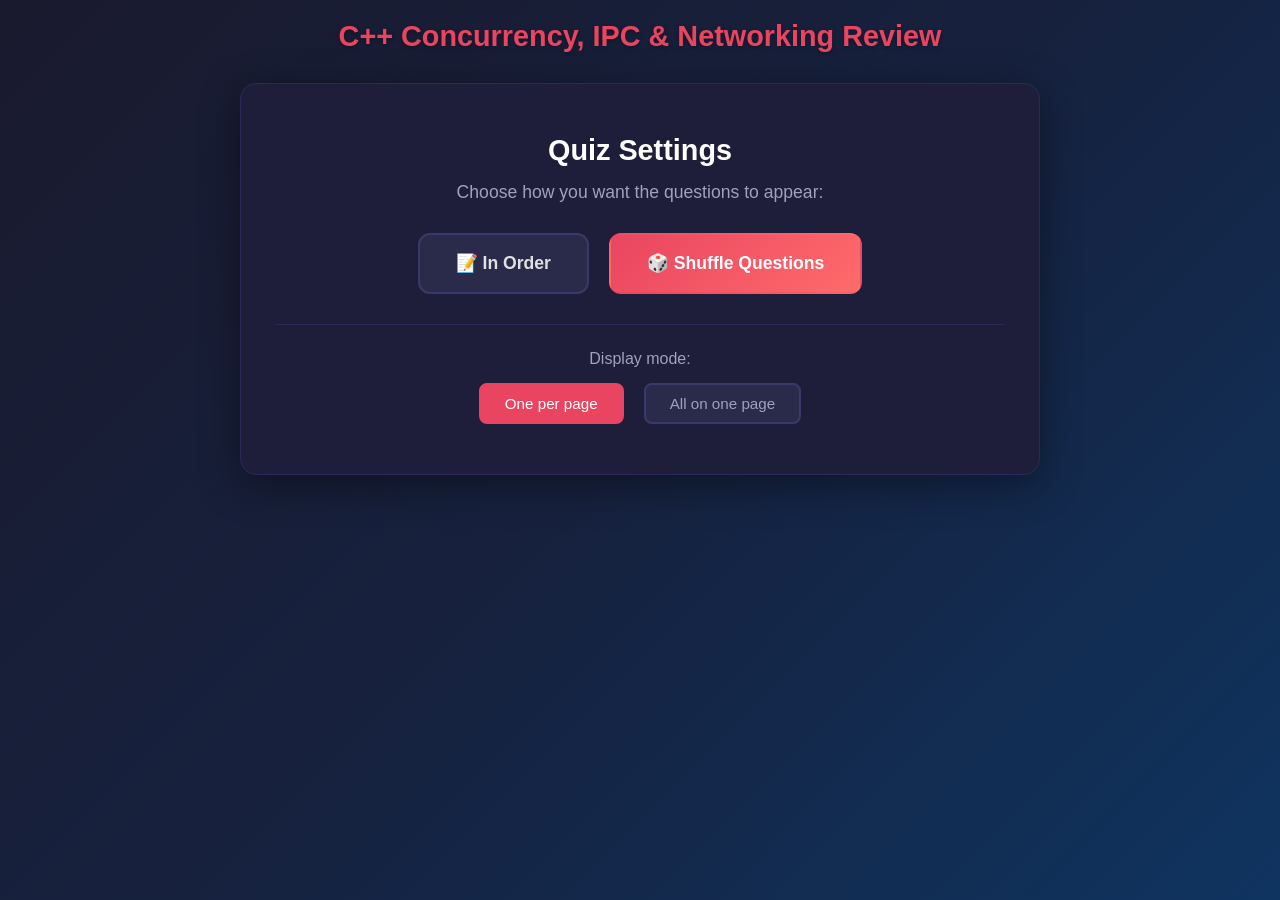
<file: parallel/index.html>
<!DOCTYPE html>
<html lang="en">
<head>
    <meta charset="UTF-8">
    <meta name="viewport" content="width=device-width, initial-scale=1.0">
    <title>C++ Concurrency, IPC & Networking Quiz</title>
    <link rel="stylesheet" href="styles.css">
</head>
<body>
    <div class="container">
        <header>
            <h1>C++ Concurrency, IPC &amp; Networking Review</h1>
        </header>

        <div id="startScreen">
            <div class="start-card">
                <h2>Quiz Settings</h2>
                <p>Choose how you want the questions to appear:</p>
                <div class="start-options">
                    <button class="start-btn" onclick="startQuiz(false)">&#128221; In Order</button>
                    <button class="start-btn shuffle" onclick="startQuiz(true)">&#127922; Shuffle Questions</button>
                </div>
                <div class="mode-section">
                    <p>Display mode:</p>
                    <div class="start-options">
                        <button class="mode-btn active" id="modeOneBtn" onclick="setMode('one')">One per page</button>
                        <button class="mode-btn" id="modeAllBtn" onclick="setMode('all')">All on one page</button>
                    </div>
                </div>
            </div>
        </div>

        <div id="quizContainer" class="hidden">
            <div class="progress-bar">
                <div class="progress-fill" id="progressFill"></div>
            </div>
            <p class="progress-text" id="progressText">Question 1 of 35</p>
            <div class="question-card" id="questionCard">
                <h2 class="question-number" id="questionNumber">Question 1</h2>
                <p class="question-text" id="questionText"></p>
                <div class="options" id="optionsContainer"></div>
                <div class="feedback" id="feedback"></div>
                <div class="explanation" id="explanation"></div>
            </div>
            <div class="nav-buttons">
                <button id="prevBtn" onclick="prevQuestion()" disabled>&#8592; Previous</button>
                <button id="nextBtn" onclick="nextQuestion()" disabled>Next &#8594;</button>
            </div>
        </div>

        <div id="allQuestionsContainer" class="hidden">
            <div class="all-questions-header">
                <p class="all-progress-text" id="allProgressText">0 of 0 answered</p>
                <button class="submit-all-btn" id="submitAllBtn" onclick="submitAll()" disabled>Submit All &amp; See Results</button>
            </div>
            <div id="allQuestionsList"></div>
        </div>

        <div id="resultsContainer" class="hidden">
            <div class="results-card">
                <h2>Quiz Complete!</h2>
                <div class="score" id="scoreDisplay"></div>
                <p class="score-message" id="scoreMessage"></p>
                <button class="restart-btn" onclick="restartQuiz()">Restart Quiz</button>
            </div>
            <div class="summary-section">
                <h3>Question Summary</h3>
                <div id="summaryList"></div>
            </div>
        </div>
    </div>

    <script src="script.js"></script>
</body>
</html>
</file>
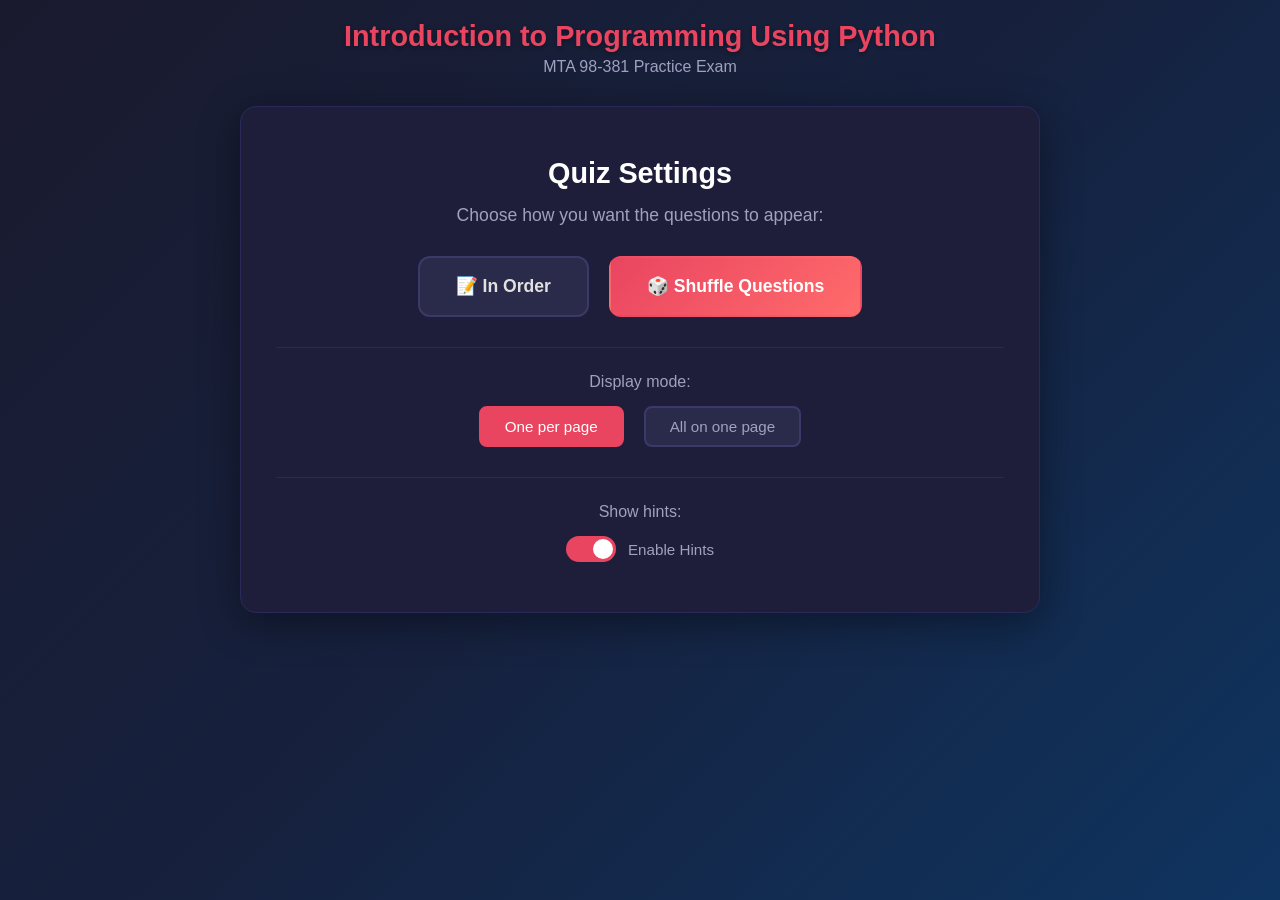
<file: python-certification/index.html>
<!DOCTYPE html>
<html lang="en">
<head>
    <meta charset="UTF-8">
    <meta name="viewport" content="width=device-width, initial-scale=1.0">
    <title>Python Certification Quiz - MTA 98-381</title>
    <link rel="stylesheet" href="styles.css">
</head>
<body>
    <div class="container">
        <header>
            <h1>Introduction to Programming Using Python</h1>
            <p class="subtitle">MTA 98-381 Practice Exam</p>
        </header>

        <div id="startScreen">
            <div class="start-card">
                <h2>Quiz Settings</h2>
                <p>Choose how you want the questions to appear:</p>
                <div class="start-options">
                    <button class="start-btn" onclick="startQuiz(false)">&#128221; In Order</button>
                    <button class="start-btn shuffle" onclick="startQuiz(true)">&#127922; Shuffle Questions</button>
                </div>
                <div class="mode-section">
                    <p>Display mode:</p>
                    <div class="start-options">
                        <button class="mode-btn active" id="modeOneBtn" onclick="setMode('one')">One per page</button>
                        <button class="mode-btn" id="modeAllBtn" onclick="setMode('all')">All on one page</button>
                    </div>
                </div>
                <div class="mode-section">
                    <p>Show hints:</p>
                    <div class="start-options">
                        <label class="toggle-label">
                            <input type="checkbox" id="hintToggle" checked>
                            <span class="toggle-slider"></span>
                            <span class="toggle-text">Enable Hints</span>
                        </label>
                    </div>
                </div>
            </div>
        </div>

        <div id="quizContainer" class="hidden">
            <div class="progress-bar">
                <div class="progress-fill" id="progressFill"></div>
            </div>
            <p class="progress-text" id="progressText">Question 1 of 40</p>
            <div class="question-card" id="questionCard">
                <h2 class="question-number" id="questionNumber">Question 1</h2>
                <p class="question-text" id="questionText"></p>
                <div class="code-block" id="codeBlock"></div>
                <div class="options" id="optionsContainer"></div>
                <div class="feedback" id="feedback"></div>
                <div class="explanation" id="explanation"></div>
            </div>
            <div class="nav-buttons">
                <button id="prevBtn" onclick="prevQuestion()" disabled>&#8592; Previous</button>
                <button id="nextBtn" onclick="nextQuestion()" disabled>Next &#8594;</button>
            </div>
        </div>

        <div id="allQuestionsContainer" class="hidden">
            <div class="all-questions-header">
                <p class="all-progress-text" id="allProgressText">0 of 0 answered</p>
                <button class="submit-all-btn" id="submitAllBtn" onclick="submitAll()" disabled>Submit All &amp; See Results</button>
            </div>
            <div id="allQuestionsList"></div>
        </div>

        <div id="resultsContainer" class="hidden">
            <div class="results-card">
                <h2>Quiz Complete!</h2>
                <div class="score" id="scoreDisplay"></div>
                <p class="score-message" id="scoreMessage"></p>
                <button class="restart-btn" onclick="restartQuiz()">Restart Quiz</button>
            </div>
            <div class="summary-section">
                <h3>Question Summary</h3>
                <div id="summaryList"></div>
            </div>
        </div>
    </div>

    <script src="script.js"></script>
</body>
</html>
</file>
<file: parallel/styles.css>
* {
    margin: 0;
    padding: 0;
    box-sizing: border-box;
}

body {
    font-family: 'Segoe UI', Tahoma, Geneva, Verdana, sans-serif;
    background: linear-gradient(135deg, #1a1a2e 0%, #16213e 50%, #0f3460 100%);
    min-height: 100vh;
    padding: 20px;
    color: #e0e0e0;
}

.container {
    max-width: 800px;
    margin: 0 auto;
}

header {
    text-align: center;
    margin-bottom: 30px;
}

header h1 {
    font-size: 1.8rem;
    color: #e94560;
    margin-bottom: 20px;
    text-shadow: 0 2px 4px rgba(0, 0, 0, 0.3);
}

.progress-bar {
    width: 100%;
    height: 10px;
    background: #2a2a4a;
    border-radius: 5px;
    overflow: hidden;
    margin-bottom: 10px;
}

.progress-fill {
    height: 100%;
    background: linear-gradient(90deg, #e94560, #ff6b6b);
    border-radius: 5px;
    transition: width 0.4s ease;
    width: 0%;
}

.progress-text {
    font-size: 0.9rem;
    color: #a0a0c0;
}

.question-card {
    background: #1e1e3a;
    border-radius: 16px;
    padding: 35px;
    box-shadow: 0 10px 40px rgba(0, 0, 0, 0.4);
    border: 1px solid #2a2a5a;
}

.question-number {
    font-size: 0.9rem;
    color: #e94560;
    text-transform: uppercase;
    letter-spacing: 2px;
    margin-bottom: 15px;
}

.question-text {
    font-size: 1.2rem;
    line-height: 1.6;
    margin-bottom: 25px;
    color: #ffffff;
}

.options {
    display: flex;
    flex-direction: column;
    gap: 12px;
}

.option-btn {
    display: block;
    width: 100%;
    padding: 16px 20px;
    background: #2a2a4a;
    border: 2px solid #3a3a6a;
    border-radius: 10px;
    color: #e0e0e0;
    font-size: 1rem;
    text-align: left;
    cursor: pointer;
    transition: all 0.3s ease;
}

.option-btn:hover:not(.disabled) {
    background: #3a3a6a;
    border-color: #e94560;
    transform: translateX(5px);
}

.option-btn.correct {
    background: #1b5e20;
    border-color: #4caf50;
    color: #ffffff;
}

.option-btn.incorrect {
    background: #b71c1c;
    border-color: #f44336;
    color: #ffffff;
}

.option-btn.disabled {
    cursor: not-allowed;
    opacity: 0.7;
}

.option-btn.show-correct {
    background: #1b5e20;
    border-color: #4caf50;
    color: #ffffff;
    opacity: 1;
}

.option-btn.selected {
    background: #3a3a6a;
    border-color: #e94560;
    box-shadow: 0 0 8px rgba(233, 69, 96, 0.3);
}

.multi-hint {
    text-align: center;
    color: #e94560;
    font-size: 0.9rem;
    margin-bottom: 10px;
    font-style: italic;
}

.feedback {
    margin-top: 20px;
    padding: 15px;
    border-radius: 10px;
    font-weight: 600;
    display: none;
}

.feedback.correct {
    display: block;
    background: rgba(76, 175, 80, 0.15);
    border: 1px solid #4caf50;
    color: #4caf50;
}

.feedback.incorrect {
    display: block;
    background: rgba(244, 67, 54, 0.15);
    border: 1px solid #f44336;
    color: #f44336;
}

.explanation {
    display: none;
    margin-top: 12px;
    padding: 15px;
    border-radius: 10px;
    background: rgba(100, 150, 255, 0.1);
    border: 1px solid #5a7abf;
    color: #a0c0ff;
    font-size: 0.95rem;
    line-height: 1.5;
}

.nav-buttons {
    display: flex;
    justify-content: space-between;
    margin-top: 20px;
}

.nav-buttons button {
    padding: 12px 28px;
    border: none;
    border-radius: 8px;
    font-size: 1rem;
    font-weight: 600;
    cursor: pointer;
    transition: all 0.3s ease;
}

#prevBtn {
    background: #2a2a4a;
    color: #a0a0c0;
    border: 1px solid #3a3a6a;
}

#prevBtn:hover:not(:disabled) {
    background: #3a3a6a;
}

#nextBtn {
    background: linear-gradient(135deg, #e94560, #ff6b6b);
    color: #ffffff;
}

#nextBtn:hover:not(:disabled) {
    transform: translateY(-2px);
    box-shadow: 0 5px 15px rgba(233, 69, 96, 0.4);
}

.nav-buttons button:disabled {
    opacity: 0.4;
    cursor: not-allowed;
}

.hidden {
    display: none;
}

.start-card {
    background: #1e1e3a;
    border-radius: 16px;
    padding: 50px 35px;
    box-shadow: 0 10px 40px rgba(0, 0, 0, 0.4);
    border: 1px solid #2a2a5a;
    text-align: center;
}

.start-card h2 {
    font-size: 1.8rem;
    color: #ffffff;
    margin-bottom: 15px;
}

.start-card p {
    font-size: 1.1rem;
    color: #a0a0c0;
    margin-bottom: 30px;
}

.start-options {
    display: flex;
    gap: 20px;
    justify-content: center;
    flex-wrap: wrap;
}

.start-btn {
    padding: 18px 36px;
    border: 2px solid #3a3a6a;
    border-radius: 12px;
    background: #2a2a4a;
    color: #e0e0e0;
    font-size: 1.1rem;
    font-weight: 600;
    cursor: pointer;
    transition: all 0.3s ease;
}

.start-btn:hover {
    border-color: #e94560;
    transform: translateY(-3px);
    box-shadow: 0 5px 20px rgba(233, 69, 96, 0.3);
}

.start-btn.shuffle {
    background: linear-gradient(135deg, #e94560, #ff6b6b);
    border-color: transparent;
    color: #ffffff;
}

.start-btn.shuffle:hover {
    box-shadow: 0 5px 25px rgba(233, 69, 96, 0.5);
}

.mode-section {
    margin-top: 30px;
    border-top: 1px solid #2a2a5a;
    padding-top: 25px;
}

.mode-section p {
    font-size: 1rem;
    color: #a0a0c0;
    margin-bottom: 15px;
}

.mode-btn {
    padding: 10px 24px;
    border: 2px solid #3a3a6a;
    border-radius: 8px;
    background: #2a2a4a;
    color: #a0a0c0;
    font-size: 0.95rem;
    cursor: pointer;
    transition: all 0.3s ease;
}

.mode-btn:hover {
    border-color: #e94560;
}

.mode-btn.active {
    background: #e94560;
    border-color: #e94560;
    color: #ffffff;
}

.all-questions-header {
    display: flex;
    justify-content: space-between;
    align-items: center;
    margin-bottom: 20px;
    flex-wrap: wrap;
    gap: 10px;
}

.all-progress-text {
    color: #a0a0c0;
    font-size: 1rem;
}

.submit-all-btn {
    padding: 12px 28px;
    background: linear-gradient(135deg, #e94560, #ff6b6b);
    color: #ffffff;
    border: none;
    border-radius: 8px;
    font-size: 1rem;
    font-weight: 600;
    cursor: pointer;
    transition: all 0.3s ease;
}

.submit-all-btn:hover:not(:disabled) {
    transform: translateY(-2px);
    box-shadow: 0 5px 15px rgba(233, 69, 96, 0.4);
}

.submit-all-btn:disabled {
    opacity: 0.4;
    cursor: not-allowed;
}

.all-question-card {
    background: #1e1e3a;
    border-radius: 12px;
    padding: 25px;
    margin-bottom: 16px;
    border: 1px solid #2a2a5a;
    transition: border-color 0.3s ease;
}

.all-question-card.answered-correct {
    border-color: #4caf50;
}

.all-question-card.answered-incorrect {
    border-color: #f44336;
}

.all-question-card .question-number {
    font-size: 0.8rem;
    color: #e94560;
    text-transform: uppercase;
    letter-spacing: 2px;
    margin-bottom: 10px;
}

.all-question-card .question-text {
    font-size: 1.05rem;
    color: #ffffff;
    margin-bottom: 15px;
    line-height: 1.5;
}

.all-question-card .options {
    display: flex;
    flex-direction: column;
    gap: 8px;
}

.all-question-card .feedback {
    margin-top: 12px;
    padding: 10px;
    border-radius: 8px;
    font-weight: 600;
    font-size: 0.9rem;
    display: none;
}

.all-question-card .explanation {
    display: none;
    margin-top: 8px;
    padding: 10px;
    border-radius: 8px;
    background: rgba(100, 150, 255, 0.1);
    border: 1px solid #5a7abf;
    color: #a0c0ff;
    font-size: 0.85rem;
    line-height: 1.4;
}

.results-card {
    background: #1e1e3a;
    border-radius: 16px;
    padding: 50px 35px;
    box-shadow: 0 10px 40px rgba(0, 0, 0, 0.4);
    border: 1px solid #2a2a5a;
    text-align: center;
}

.results-card h2 {
    font-size: 2rem;
    color: #e94560;
    margin-bottom: 20px;
}

.score {
    font-size: 3.5rem;
    font-weight: 800;
    margin: 20px 0;
    color: #ffffff;
}

.score-message {
    font-size: 1.2rem;
    color: #a0a0c0;
    margin-bottom: 30px;
}

.restart-btn {
    padding: 14px 40px;
    background: linear-gradient(135deg, #e94560, #ff6b6b);
    color: #ffffff;
    border: none;
    border-radius: 10px;
    font-size: 1.1rem;
    font-weight: 600;
    cursor: pointer;
    transition: all 0.3s ease;
}

.restart-btn:hover {
    transform: translateY(-2px);
    box-shadow: 0 5px 20px rgba(233, 69, 96, 0.5);
}

.summary-section {
    margin-top: 30px;
    background: #1e1e3a;
    border-radius: 16px;
    padding: 35px;
    box-shadow: 0 10px 40px rgba(0, 0, 0, 0.4);
    border: 1px solid #2a2a5a;
}

.summary-section h3 {
    font-size: 1.4rem;
    color: #ffffff;
    margin-bottom: 20px;
    text-align: center;
}

.summary-item {
    padding: 16px;
    margin-bottom: 12px;
    border-radius: 10px;
    border-left: 4px solid;
}

.summary-item.correct {
    background: rgba(76, 175, 80, 0.08);
    border-left-color: #4caf50;
}

.summary-item.incorrect {
    background: rgba(244, 67, 54, 0.08);
    border-left-color: #f44336;
}

.summary-item .summary-status {
    font-weight: 700;
    font-size: 0.85rem;
    text-transform: uppercase;
    letter-spacing: 1px;
    margin-bottom: 6px;
}

.summary-item.correct .summary-status {
    color: #4caf50;
}

.summary-item.incorrect .summary-status {
    color: #f44336;
}

.summary-item .summary-question {
    font-size: 0.95rem;
    color: #e0e0e0;
    margin-bottom: 8px;
    line-height: 1.4;
}

.summary-item .summary-answer {
    font-size: 0.85rem;
    color: #a0a0c0;
    line-height: 1.4;
}

.summary-item .summary-answer span {
    color: #4caf50;
    font-weight: 600;
}

.summary-filter {
    display: flex;
    justify-content: center;
    gap: 10px;
    margin-bottom: 20px;
    flex-wrap: wrap;
}

.filter-btn {
    padding: 8px 18px;
    border-radius: 20px;
    border: 1px solid #3a3a6a;
    background: #2a2a4a;
    color: #a0a0c0;
    font-size: 0.85rem;
    cursor: pointer;
    transition: all 0.3s ease;
}

.filter-btn:hover {
    border-color: #e94560;
}

.filter-btn.active {
    background: #e94560;
    border-color: #e94560;
    color: #ffffff;
}

@media (max-width: 600px) {
    header h1 {
        font-size: 1.3rem;
    }

    .question-card {
        padding: 20px;
    }

    .question-text {
        font-size: 1rem;
    }

    .option-btn {
        padding: 12px 16px;
        font-size: 0.9rem;
    }

    .score {
        font-size: 2.5rem;
    }
}
</file>
<file: python-certification/styles.css>
* {
    margin: 0;
    padding: 0;
    box-sizing: border-box;
}

body {
    font-family: 'Segoe UI', Tahoma, Geneva, Verdana, sans-serif;
    background: linear-gradient(135deg, #1a1a2e 0%, #16213e 50%, #0f3460 100%);
    min-height: 100vh;
    padding: 20px;
    color: #e0e0e0;
}

.container {
    max-width: 800px;
    margin: 0 auto;
}

header {
    text-align: center;
    margin-bottom: 30px;
}

header h1 {
    font-size: 1.8rem;
    color: #e94560;
    margin-bottom: 5px;
    text-shadow: 0 2px 4px rgba(0, 0, 0, 0.3);
}

.subtitle {
    font-size: 1rem;
    color: #a0a0c0;
}

.progress-bar {
    width: 100%;
    height: 10px;
    background: #2a2a4a;
    border-radius: 5px;
    overflow: hidden;
    margin-bottom: 10px;
}

.progress-fill {
    height: 100%;
    background: linear-gradient(90deg, #e94560, #ff6b6b);
    border-radius: 5px;
    transition: width 0.4s ease;
    width: 0%;
}

.progress-text {
    font-size: 0.9rem;
    color: #a0a0c0;
}

.question-card {
    background: #1e1e3a;
    border-radius: 16px;
    padding: 35px;
    box-shadow: 0 10px 40px rgba(0, 0, 0, 0.4);
    border: 1px solid #2a2a5a;
}

.question-number {
    font-size: 0.9rem;
    color: #e94560;
    text-transform: uppercase;
    letter-spacing: 2px;
    margin-bottom: 15px;
}

.question-text {
    font-size: 1.2rem;
    line-height: 1.6;
    margin-bottom: 25px;
    color: #ffffff;
}

.code-block {
    background: #0d1117;
    border: 1px solid #30363d;
    border-radius: 8px;
    padding: 16px;
    margin-bottom: 20px;
    font-family: 'Consolas', 'Courier New', monospace;
    font-size: 0.9rem;
    color: #c9d1d9;
    white-space: pre-wrap;
    overflow-x: auto;
    display: none;
}

.code-block.visible {
    display: block;
}

.options {
    display: flex;
    flex-direction: column;
    gap: 12px;
}

.option-btn {
    display: block;
    width: 100%;
    padding: 16px 20px;
    background: #2a2a4a;
    border: 2px solid #3a3a6a;
    border-radius: 10px;
    color: #e0e0e0;
    font-size: 1rem;
    text-align: left;
    cursor: pointer;
    transition: all 0.3s ease;
}

.option-btn:hover:not(.disabled) {
    background: #3a3a6a;
    border-color: #e94560;
    transform: translateX(5px);
}

.option-btn.correct {
    background: #1b5e20;
    border-color: #4caf50;
    color: #ffffff;
}

.option-btn.incorrect {
    background: #b71c1c;
    border-color: #f44336;
    color: #ffffff;
}

.option-btn.disabled {
    cursor: not-allowed;
    opacity: 0.7;
}

.option-btn.show-correct {
    background: #1b5e20;
    border-color: #4caf50;
    color: #ffffff;
    opacity: 1;
}

.option-btn.selected {
    background: #3a3a6a;
    border-color: #e94560;
    box-shadow: 0 0 8px rgba(233, 69, 96, 0.3);
}

.multi-hint {
    text-align: center;
    color: #e94560;
    font-size: 0.9rem;
    margin-bottom: 10px;
    font-style: italic;
}

.feedback {
    margin-top: 20px;
    padding: 15px;
    border-radius: 10px;
    font-weight: 600;
    display: none;
}

.feedback.correct {
    display: block;
    background: rgba(76, 175, 80, 0.15);
    border: 1px solid #4caf50;
    color: #4caf50;
}

.feedback.incorrect {
    display: block;
    background: rgba(244, 67, 54, 0.15);
    border: 1px solid #f44336;
    color: #f44336;
}

.explanation {
    display: none;
    margin-top: 12px;
    padding: 15px;
    border-radius: 10px;
    background: rgba(100, 150, 255, 0.1);
    border: 1px solid #5a7abf;
    color: #a0c0ff;
    font-size: 0.95rem;
    line-height: 1.5;
}

.nav-buttons {
    display: flex;
    justify-content: space-between;
    margin-top: 20px;
}

.nav-buttons button {
    padding: 12px 28px;
    border: none;
    border-radius: 8px;
    font-size: 1rem;
    font-weight: 600;
    cursor: pointer;
    transition: all 0.3s ease;
}

#prevBtn {
    background: #2a2a4a;
    color: #a0a0c0;
    border: 1px solid #3a3a6a;
}

#prevBtn:hover:not(:disabled) {
    background: #3a3a6a;
}

#nextBtn {
    background: linear-gradient(135deg, #e94560, #ff6b6b);
    color: #ffffff;
}

#nextBtn:hover:not(:disabled) {
    transform: translateY(-2px);
    box-shadow: 0 5px 15px rgba(233, 69, 96, 0.4);
}

.nav-buttons button:disabled {
    opacity: 0.4;
    cursor: not-allowed;
}

.hidden {
    display: none;
}

.start-card {
    background: #1e1e3a;
    border-radius: 16px;
    padding: 50px 35px;
    box-shadow: 0 10px 40px rgba(0, 0, 0, 0.4);
    border: 1px solid #2a2a5a;
    text-align: center;
}

.start-card h2 {
    font-size: 1.8rem;
    color: #ffffff;
    margin-bottom: 15px;
}

.start-card p {
    font-size: 1.1rem;
    color: #a0a0c0;
    margin-bottom: 30px;
}

.start-options {
    display: flex;
    gap: 20px;
    justify-content: center;
    flex-wrap: wrap;
}

.start-btn {
    padding: 18px 36px;
    border: 2px solid #3a3a6a;
    border-radius: 12px;
    background: #2a2a4a;
    color: #e0e0e0;
    font-size: 1.1rem;
    font-weight: 600;
    cursor: pointer;
    transition: all 0.3s ease;
}

.start-btn:hover {
    border-color: #e94560;
    transform: translateY(-3px);
    box-shadow: 0 5px 20px rgba(233, 69, 96, 0.3);
}

.start-btn.shuffle {
    background: linear-gradient(135deg, #e94560, #ff6b6b);
    border-color: transparent;
    color: #ffffff;
}

.start-btn.shuffle:hover {
    box-shadow: 0 5px 25px rgba(233, 69, 96, 0.5);
}

.mode-section {
    margin-top: 30px;
    border-top: 1px solid #2a2a5a;
    padding-top: 25px;
}

.mode-section p {
    font-size: 1rem;
    color: #a0a0c0;
    margin-bottom: 15px;
}

.mode-btn {
    padding: 10px 24px;
    border: 2px solid #3a3a6a;
    border-radius: 8px;
    background: #2a2a4a;
    color: #a0a0c0;
    font-size: 0.95rem;
    cursor: pointer;
    transition: all 0.3s ease;
}

.mode-btn:hover {
    border-color: #e94560;
}

.mode-btn.active {
    background: #e94560;
    border-color: #e94560;
    color: #ffffff;
}

/* Toggle switch */
.toggle-label {
    display: flex;
    align-items: center;
    gap: 12px;
    cursor: pointer;
}

.toggle-label input {
    display: none;
}

.toggle-slider {
    width: 50px;
    height: 26px;
    background: #3a3a6a;
    border-radius: 13px;
    position: relative;
    transition: background 0.3s ease;
}

.toggle-slider::after {
    content: '';
    position: absolute;
    width: 20px;
    height: 20px;
    background: #ffffff;
    border-radius: 50%;
    top: 3px;
    left: 3px;
    transition: transform 0.3s ease;
}

.toggle-label input:checked + .toggle-slider {
    background: #e94560;
}

.toggle-label input:checked + .toggle-slider::after {
    transform: translateX(24px);
}

.toggle-text {
    color: #a0a0c0;
    font-size: 0.95rem;
}

.all-questions-header {
    display: flex;
    justify-content: space-between;
    align-items: center;
    margin-bottom: 20px;
    flex-wrap: wrap;
    gap: 10px;
}

.all-progress-text {
    color: #a0a0c0;
    font-size: 1rem;
}

.submit-all-btn {
    padding: 12px 28px;
    background: linear-gradient(135deg, #e94560, #ff6b6b);
    color: #ffffff;
    border: none;
    border-radius: 8px;
    font-size: 1rem;
    font-weight: 600;
    cursor: pointer;
    transition: all 0.3s ease;
}

.submit-all-btn:hover:not(:disabled) {
    transform: translateY(-2px);
    box-shadow: 0 5px 15px rgba(233, 69, 96, 0.4);
}

.submit-all-btn:disabled {
    opacity: 0.4;
    cursor: not-allowed;
}

.all-question-card {
    background: #1e1e3a;
    border-radius: 12px;
    padding: 25px;
    margin-bottom: 16px;
    border: 1px solid #2a2a5a;
    transition: border-color 0.3s ease;
}

.all-question-card.answered-correct {
    border-color: #4caf50;
}

.all-question-card.answered-incorrect {
    border-color: #f44336;
}

.all-question-card .question-number {
    font-size: 0.8rem;
    color: #e94560;
    text-transform: uppercase;
    letter-spacing: 2px;
    margin-bottom: 10px;
}

.all-question-card .question-text {
    font-size: 1.05rem;
    color: #ffffff;
    margin-bottom: 15px;
    line-height: 1.5;
}

.all-question-card .code-block {
    font-size: 0.8rem;
    padding: 12px;
    margin-bottom: 12px;
}

.all-question-card .options {
    display: flex;
    flex-direction: column;
    gap: 8px;
}

.all-question-card .feedback {
    margin-top: 12px;
    padding: 10px;
    border-radius: 8px;
    font-weight: 600;
    font-size: 0.9rem;
    display: none;
}

.all-question-card .explanation {
    display: none;
    margin-top: 8px;
    padding: 10px;
    border-radius: 8px;
    background: rgba(100, 150, 255, 0.1);
    border: 1px solid #5a7abf;
    color: #a0c0ff;
    font-size: 0.85rem;
    line-height: 1.4;
}

.results-card {
    background: #1e1e3a;
    border-radius: 16px;
    padding: 50px 35px;
    box-shadow: 0 10px 40px rgba(0, 0, 0, 0.4);
    border: 1px solid #2a2a5a;
    text-align: center;
}

.results-card h2 {
    font-size: 2rem;
    color: #e94560;
    margin-bottom: 20px;
}

.score {
    font-size: 3.5rem;
    font-weight: 800;
    margin: 20px 0;
    color: #ffffff;
}

.score-message {
    font-size: 1.2rem;
    color: #a0a0c0;
    margin-bottom: 30px;
}

.restart-btn {
    padding: 14px 40px;
    background: linear-gradient(135deg, #e94560, #ff6b6b);
    color: #ffffff;
    border: none;
    border-radius: 10px;
    font-size: 1.1rem;
    font-weight: 600;
    cursor: pointer;
    transition: all 0.3s ease;
}

.restart-btn:hover {
    transform: translateY(-2px);
    box-shadow: 0 5px 20px rgba(233, 69, 96, 0.5);
}

.summary-section {
    margin-top: 30px;
    background: #1e1e3a;
    border-radius: 16px;
    padding: 35px;
    box-shadow: 0 10px 40px rgba(0, 0, 0, 0.4);
    border: 1px solid #2a2a5a;
}

.summary-section h3 {
    font-size: 1.4rem;
    color: #ffffff;
    margin-bottom: 20px;
    text-align: center;
}

.summary-item {
    padding: 16px;
    margin-bottom: 12px;
    border-radius: 10px;
    border-left: 4px solid;
}

.summary-item.correct {
    background: rgba(76, 175, 80, 0.08);
    border-left-color: #4caf50;
}

.summary-item.incorrect {
    background: rgba(244, 67, 54, 0.08);
    border-left-color: #f44336;
}

.summary-item .summary-status {
    font-weight: 700;
    font-size: 0.85rem;
    text-transform: uppercase;
    letter-spacing: 1px;
    margin-bottom: 6px;
}

.summary-item.correct .summary-status {
    color: #4caf50;
}

.summary-item.incorrect .summary-status {
    color: #f44336;
}

.summary-item .summary-question {
    font-size: 0.95rem;
    color: #e0e0e0;
    margin-bottom: 8px;
    line-height: 1.4;
}

.summary-item .summary-answer {
    font-size: 0.85rem;
    color: #a0a0c0;
    line-height: 1.4;
}

.summary-item .summary-answer span {
    color: #4caf50;
    font-weight: 600;
}

.summary-item .summary-explanation {
    font-size: 0.8rem;
    color: #a0c0ff;
    margin-top: 6px;
    font-style: italic;
}

.summary-filter {
    display: flex;
    justify-content: center;
    gap: 10px;
    margin-bottom: 20px;
    flex-wrap: wrap;
}

.filter-btn {
    padding: 8px 18px;
    border-radius: 20px;
    border: 1px solid #3a3a6a;
    background: #2a2a4a;
    color: #a0a0c0;
    font-size: 0.85rem;
    cursor: pointer;
    transition: all 0.3s ease;
}

.filter-btn:hover {
    border-color: #e94560;
}

.filter-btn.active {
    background: #e94560;
    border-color: #e94560;
    color: #ffffff;
}

@media (max-width: 600px) {
    header h1 {
        font-size: 1.3rem;
    }

    .question-card {
        padding: 20px;
    }

    .question-text {
        font-size: 1rem;
    }

    .option-btn {
        padding: 12px 16px;
        font-size: 0.9rem;
    }

    .score {
        font-size: 2.5rem;
    }
}
</file>
